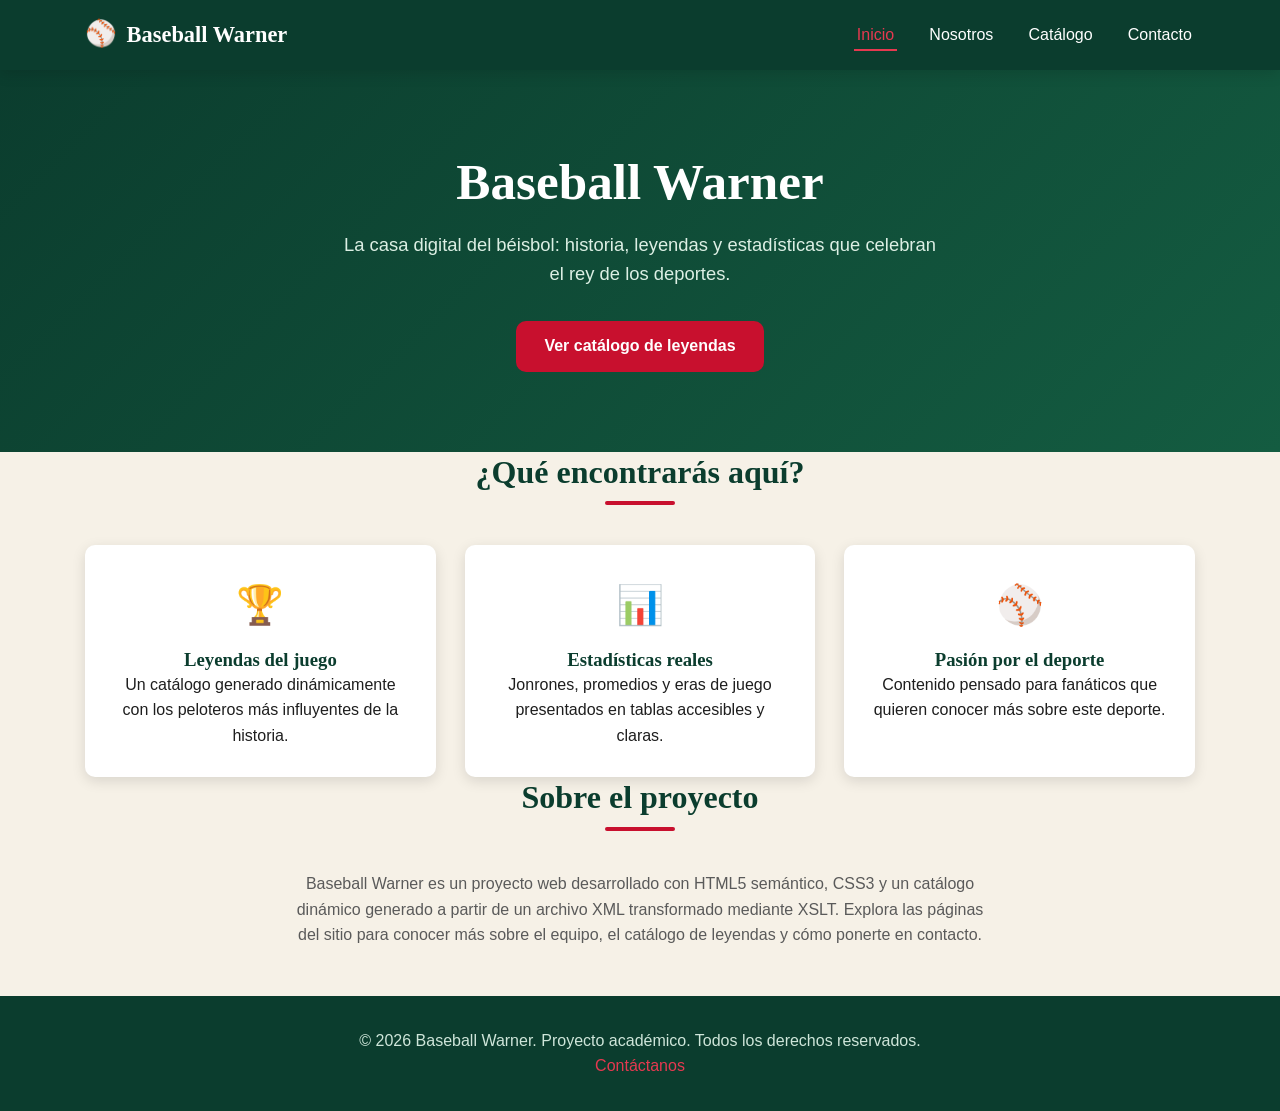
<file: index.html>
<!DOCTYPE html>
<html lang="es">
<head>
  <meta charset="UTF-8">
  <meta name="viewport" content="width=device-width, initial-scale=1.0">
  <title>Baseball Warner | Inicio</title>
  <meta name="description" content="Baseball Warner: la historia, los récords y las leyendas del béisbol en un solo sitio.">
  <link rel="stylesheet" href="styles.css">
</head>
<body>

  <header class="site-header">
    <nav class="navbar" aria-label="Navegación principal">
      <a href="index.html" class="navbar__brand">
        <span class="ball" aria-hidden="true">⚾</span> Baseball Warner
      </a>
      <button class="navbar__toggle" aria-label="Abrir menú" aria-expanded="false">☰</button>
      <ul class="navbar__menu">
        <li><a href="index.html" aria-current="page">Inicio</a></li>
        <li><a href="about.html">Nosotros</a></li>
        <li><a href="catalog.html">Catálogo</a></li>
        <li><a href="contact.html">Contacto</a></li>
      </ul>
    </nav>
  </header>

  <main>
    <section class="hero">
      <h1>Baseball Warner</h1>
      <p>La casa digital del béisbol: historia, leyendas y estadísticas que celebran el rey de los deportes.</p>
      <a href="catalog.html" class="btn">Ver catálogo de leyendas</a>
    </section>

    <section class="container">
      <h2 class="section-title">¿Qué encontrarás aquí?</h2>
      <div class="features">
        <article class="feature-card">
          <div class="icon" aria-hidden="true">🏆</div>
          <h3>Leyendas del juego</h3>
          <p>Un catálogo generado dinámicamente con los peloteros más influyentes de la historia.</p>
        </article>
        <article class="feature-card">
          <div class="icon" aria-hidden="true">📊</div>
          <h3>Estadísticas reales</h3>
          <p>Jonrones, promedios y eras de juego presentados en tablas accesibles y claras.</p>
        </article>
        <article class="feature-card">
          <div class="icon" aria-hidden="true">⚾</div>
          <h3>Pasión por el deporte</h3>
          <p>Contenido pensado para fanáticos que quieren conocer más sobre este deporte.</p>
        </article>
      </div>
    </section>

    <section class="container">
      <h2 class="section-title">Sobre el proyecto</h2>
      <p style="max-width:700px;margin:0 auto;text-align:center;color:var(--color-text-light);">
        Baseball Warner es un proyecto web desarrollado con HTML5 semántico, CSS3 y un catálogo
        dinámico generado a partir de un archivo XML transformado mediante XSLT. Explora las páginas
        del sitio para conocer más sobre el equipo, el catálogo de leyendas y cómo ponerte en contacto.
      </p>
    </section>
  </main>

  <footer class="site-footer">
    <p>&copy; 2026 Baseball Warner. Proyecto académico. Todos los derechos reservados.</p>
    <p><a href="contact.html">Contáctanos</a></p>
  </footer>

  <script src="main.js"></script>
</body>
</html>
</file>
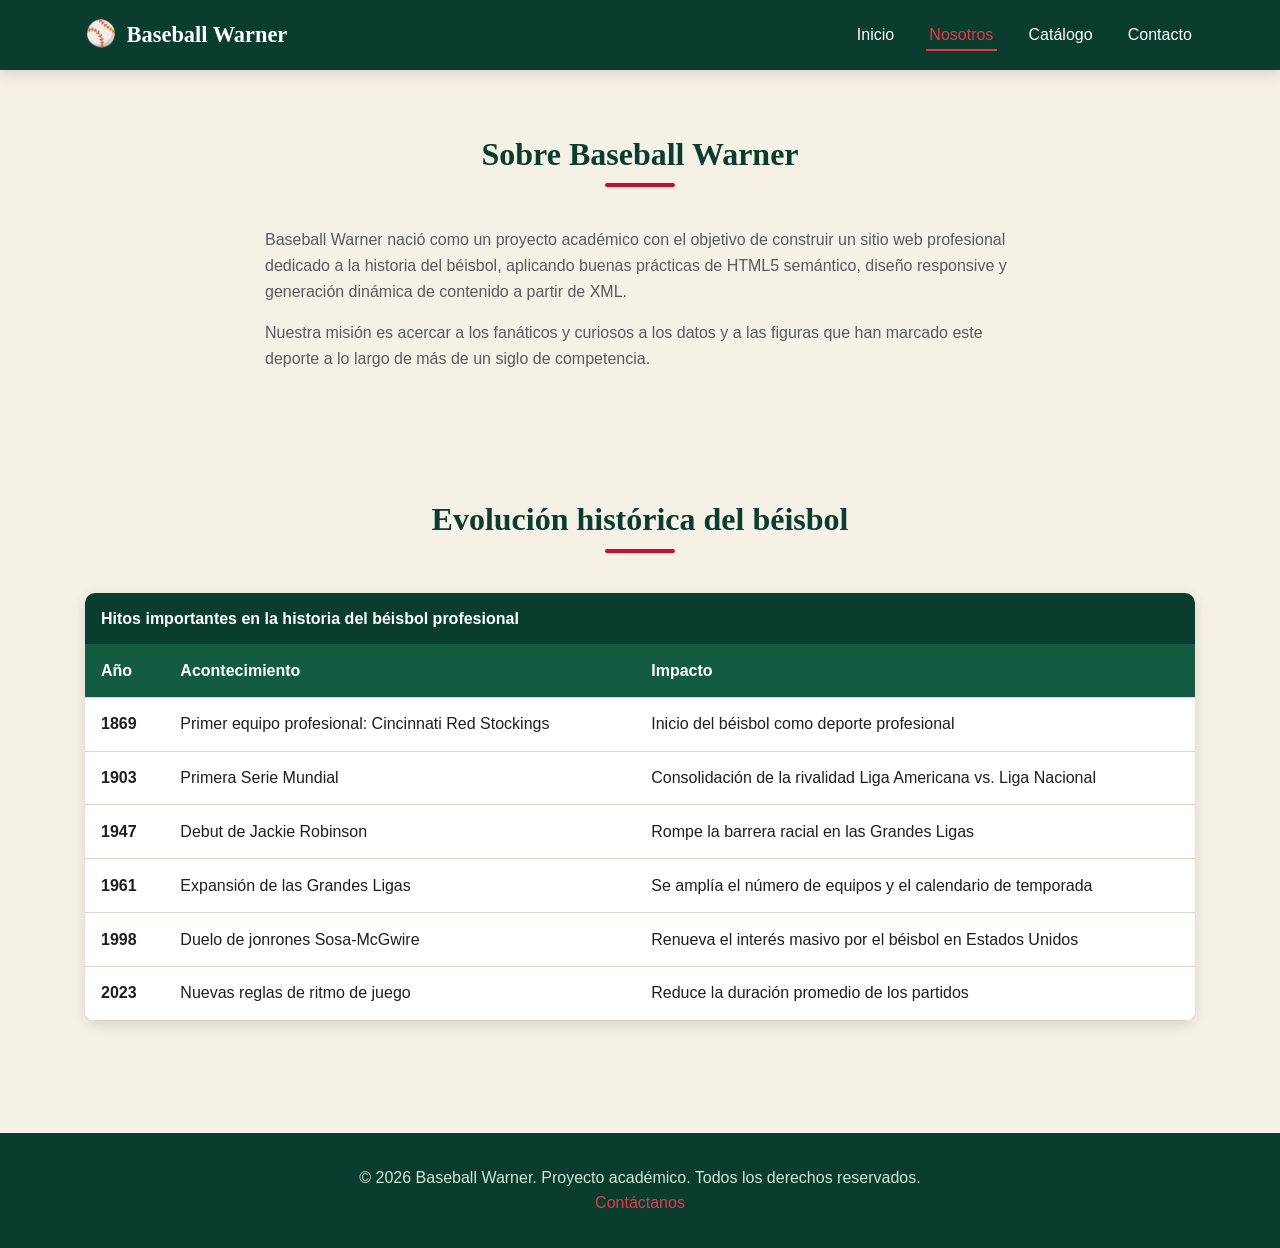
<file: about.html>
<!DOCTYPE html>
<html lang="es">
<head>
  <meta charset="UTF-8">
  <meta name="viewport" content="width=device-width, initial-scale=1.0">
  <title>Baseball Warner | Nosotros</title>
  <meta name="description" content="Conoce la misión de Baseball Warner y la evolución histórica del béisbol.">
  <link rel="stylesheet" href="styles.css">
</head>
<body>

  <header class="site-header">
    <nav class="navbar" aria-label="Navegación principal">
      <a href="index.html" class="navbar__brand">
        <span class="ball" aria-hidden="true">⚾</span> Baseball Warner
      </a>
      <button class="navbar__toggle" aria-label="Abrir menú" aria-expanded="false">☰</button>
      <ul class="navbar__menu">
        <li><a href="index.html">Inicio</a></li>
        <li><a href="about.html" aria-current="page">Nosotros</a></li>
        <li><a href="catalog.html">Catálogo</a></li>
        <li><a href="contact.html">Contacto</a></li>
      </ul>
    </nav>
  </header>

  <main class="container">
    <section>
      <h1 class="section-title">Sobre Baseball Warner</h1>
      <p style="max-width:750px;margin:0 auto 1rem;color:var(--color-text-light);">
        Baseball Warner nació como un proyecto académico con el objetivo de construir un sitio web
        profesional dedicado a la historia del béisbol, aplicando buenas prácticas de HTML5 semántico,
        diseño responsive y generación dinámica de contenido a partir de XML.
      </p>
      <p style="max-width:750px;margin:0 auto;color:var(--color-text-light);">
        Nuestra misión es acercar a los fanáticos y curiosos a los datos y a las figuras que han marcado
        este deporte a lo largo de más de un siglo de competencia.
      </p>
    </section>

    <section>
      <h2 class="section-title">Evolución histórica del béisbol</h2>
      <div class="table-wrapper">
        <table>
          <caption>Hitos importantes en la historia del béisbol profesional</caption>
          <thead>
            <tr>
              <th scope="col">Año</th>
              <th scope="col">Acontecimiento</th>
              <th scope="col">Impacto</th>
            </tr>
          </thead>
          <tbody>
            <tr>
              <th scope="row">1869</th>
              <td>Primer equipo profesional: Cincinnati Red Stockings</td>
              <td>Inicio del béisbol como deporte profesional</td>
            </tr>
            <tr>
              <th scope="row">1903</th>
              <td>Primera Serie Mundial</td>
              <td>Consolidación de la rivalidad Liga Americana vs. Liga Nacional</td>
            </tr>
            <tr>
              <th scope="row">1947</th>
              <td>Debut de Jackie Robinson</td>
              <td>Rompe la barrera racial en las Grandes Ligas</td>
            </tr>
            <tr>
              <th scope="row">1961</th>
              <td>Expansión de las Grandes Ligas</td>
              <td>Se amplía el número de equipos y el calendario de temporada</td>
            </tr>
            <tr>
              <th scope="row">1998</th>
              <td>Duelo de jonrones Sosa-McGwire</td>
              <td>Renueva el interés masivo por el béisbol en Estados Unidos</td>
            </tr>
            <tr>
              <th scope="row">2023</th>
              <td>Nuevas reglas de ritmo de juego</td>
              <td>Reduce la duración promedio de los partidos</td>
            </tr>
          </tbody>
        </table>
      </div>
    </section>
  </main>

  <footer class="site-footer">
    <p>&copy; 2026 Baseball Warner. Proyecto académico. Todos los derechos reservados.</p>
    <p><a href="contact.html">Contáctanos</a></p>
  </footer>

  <script src="main.js"></script>
</body>
</html>
</file>
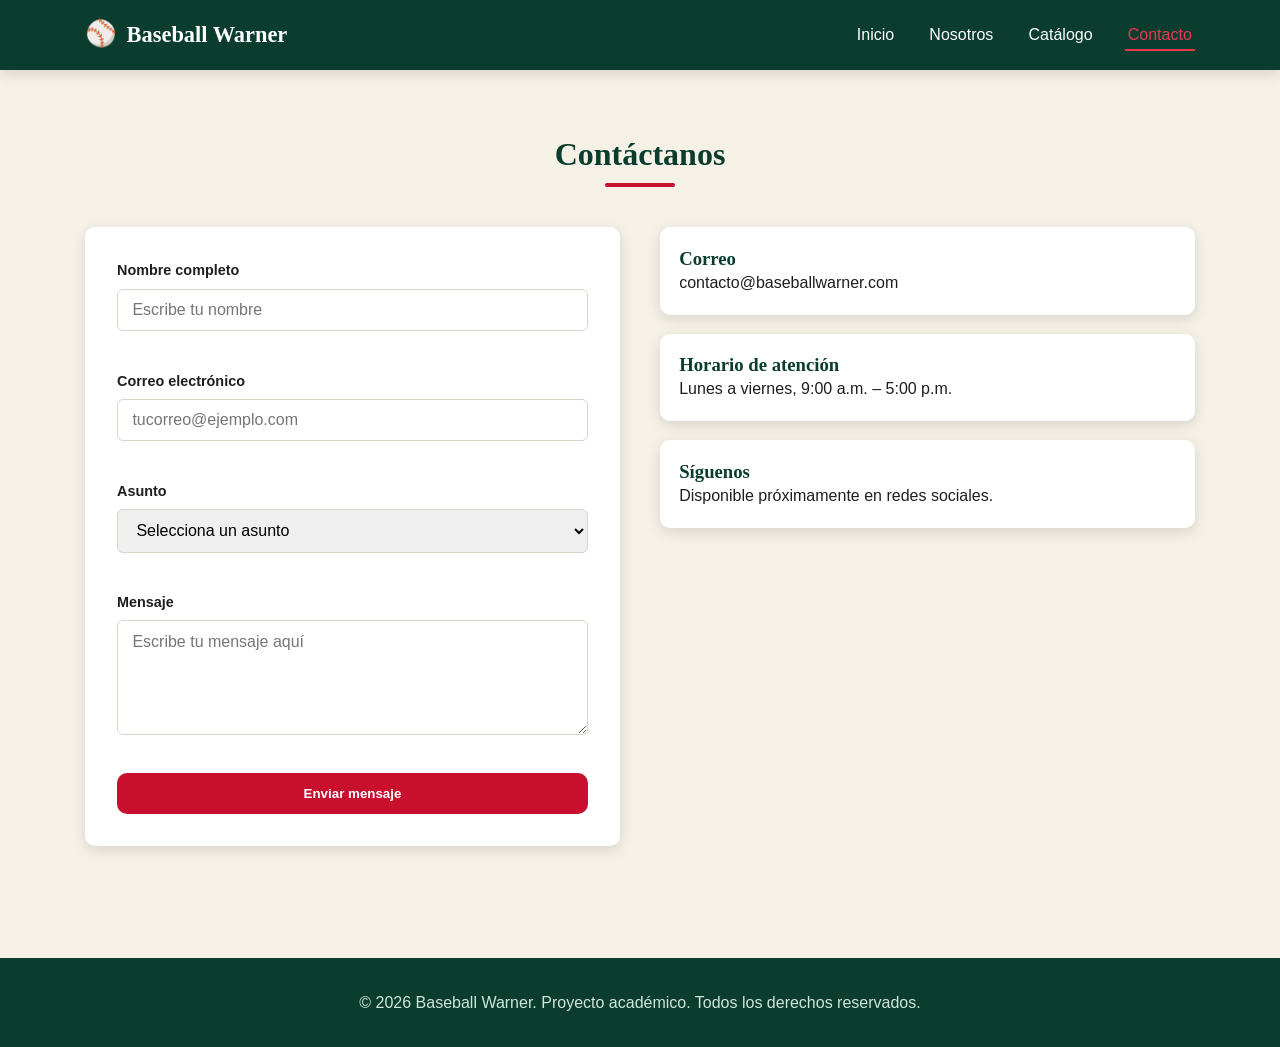
<file: contact.html>
<!DOCTYPE html>
<html lang="es">
<head>
  <meta charset="UTF-8">
  <meta name="viewport" content="width=device-width, initial-scale=1.0">
  <title>Baseball Warner | Contacto</title>
  <meta name="description" content="Ponte en contacto con el equipo de Baseball Warner.">
  <link rel="stylesheet" href="styles.css">
</head>
<body>

  <header class="site-header">
    <nav class="navbar" aria-label="Navegación principal">
      <a href="index.html" class="navbar__brand">
        <span class="ball" aria-hidden="true">⚾</span> Baseball Warner
      </a>
      <button class="navbar__toggle" aria-label="Abrir menú" aria-expanded="false">☰</button>
      <ul class="navbar__menu">
        <li><a href="index.html">Inicio</a></li>
        <li><a href="about.html">Nosotros</a></li>
        <li><a href="catalog.html">Catálogo</a></li>
        <li><a href="contact.html" aria-current="page">Contacto</a></li>
      </ul>
    </nav>
  </header>

  <main class="container">
    <section>
      <h1 class="section-title">Contáctanos</h1>
      <div class="contact-layout">

        <form id="contact-form" novalidate>
          <div class="form-status" id="form-status" role="status" aria-live="polite"></div>

          <div class="form-group">
            <label for="name">Nombre completo</label>
            <input type="text" id="name" name="name" required minlength="3" placeholder="Escribe tu nombre">
            <span class="error-message" data-error-for="name"></span>
          </div>

          <div class="form-group">
            <label for="email">Correo electrónico</label>
            <input type="email" id="email" name="email" required placeholder="tucorreo@ejemplo.com">
            <span class="error-message" data-error-for="email"></span>
          </div>

          <div class="form-group">
            <label for="subject">Asunto</label>
            <select id="subject" name="subject" required>
              <option value="">Selecciona un asunto</option>
              <option value="consulta">Consulta general</option>
              <option value="sugerencia">Sugerencia</option>
              <option value="colaboracion">Colaboración</option>
            </select>
            <span class="error-message" data-error-for="subject"></span>
          </div>

          <div class="form-group">
            <label for="message">Mensaje</label>
            <textarea id="message" name="message" rows="5" required minlength="10" placeholder="Escribe tu mensaje aquí"></textarea>
            <span class="error-message" data-error-for="message"></span>
          </div>

          <button type="submit" class="btn">Enviar mensaje</button>
        </form>

        <div class="contact-info">
          <div class="info-item">
            <h3>Correo</h3>
            <p>contacto@baseballwarner.com</p>
          </div>
          <div class="info-item">
            <h3>Horario de atención</h3>
            <p>Lunes a viernes, 9:00 a.m. – 5:00 p.m.</p>
          </div>
          <div class="info-item">
            <h3>Síguenos</h3>
            <p>Disponible próximamente en redes sociales.</p>
          </div>
        </div>

      </div>
    </section>
  </main>

  <footer class="site-footer">
    <p>&copy; 2026 Baseball Warner. Proyecto académico. Todos los derechos reservados.</p>
  </footer>

  <script src="main.js"></script>
</body>
</html>
</file>
<file: styles.css>
/* ==========================================================================
   Baseball Warner - Hoja de estilos principal
   ========================================================================== */

:root {
  --color-primary: #0b3d2e;
  --color-primary-light: #145c41;
  --color-accent: #c8102e;
  --color-accent-light: #e63950;
  --color-cream: #f6f1e7;
  --color-white: #ffffff;
  --color-text: #1e1e1e;
  --color-text-light: #5a5a5a;
  --color-border: #dcd4c2;

  --font-heading: 'Georgia', 'Times New Roman', serif;
  --font-body: 'Segoe UI', Tahoma, Verdana, sans-serif;

  --radius: 10px;
  --shadow: 0 4px 14px rgba(0, 0, 0, 0.12);
  --transition: 0.3s ease;

  --max-width: 1150px;
}

* {
  box-sizing: border-box;
  margin: 0;
  padding: 0;
}

html {
  scroll-behavior: smooth;
}

body {
  font-family: var(--font-body);
  color: var(--color-text);
  background-color: var(--color-cream);
  line-height: 1.6;
}

img {
  max-width: 100%;
  display: block;
}

a {
  color: inherit;
  text-decoration: none;
}

h1, h2, h3, h4 {
  font-family: var(--font-heading);
  color: var(--color-primary);
  line-height: 1.25;
}

ul {
  list-style: none;
}

.container {
  width: 100%;
  max-width: var(--max-width);
  margin: 0 auto;
  padding: 0 1.25rem;
}

/* ============================= HEADER / NAV ============================= */

.site-header {
  background: var(--color-primary);
  position: sticky;
  top: 0;
  z-index: 100;
  box-shadow: var(--shadow);
}

.navbar {
  display: flex;
  align-items: center;
  justify-content: space-between;
  padding: 0.9rem 1.25rem;
  max-width: var(--max-width);
  margin: 0 auto;
}

.navbar__brand {
  display: flex;
  align-items: center;
  gap: 0.6rem;
  font-family: var(--font-heading);
  font-size: 1.4rem;
  font-weight: bold;
  color: var(--color-white);
}

.navbar__brand .ball {
  font-size: 1.6rem;
  animation: spin 4s linear infinite;
}

.navbar__toggle {
  display: none;
  background: none;
  border: none;
  color: var(--color-white);
  font-size: 1.6rem;
  cursor: pointer;
}

.navbar__menu {
  display: flex;
  gap: 1.8rem;
}

.navbar__menu a {
  color: var(--color-white);
  font-weight: 500;
  padding: 0.4rem 0.2rem;
  border-bottom: 2px solid transparent;
  transition: border-color var(--transition), color var(--transition);
}

.navbar__menu a:hover,
.navbar__menu a:focus,
.navbar__menu a[aria-current="page"] {
  border-color: var(--color-accent-light);
  color: var(--color-accent-light);
}

/* =============================== HERO =================================== */

.hero {
  background: linear-gradient(135deg, var(--color-primary), var(--color-primary-light));
  color: var(--color-white);
  padding: 5rem 1.25rem;
  text-align: center;
}

.hero h1 {
  color: var(--color-white);
  font-size: clamp(2rem, 5vw, 3.2rem);
  animation: fadeInUp 0.8s ease both;
}

.hero p {
  max-width: 600px;
  margin: 1rem auto 2rem;
  font-size: 1.15rem;
  color: #dcefe4;
  animation: fadeInUp 0.8s ease 0.15s both;
}

.btn {
  display: inline-block;
  background: var(--color-accent);
  color: var(--color-white);
  padding: 0.8rem 1.8rem;
  border-radius: var(--radius);
  font-weight: 600;
  border: none;
  cursor: pointer;
  transition: transform var(--transition), background var(--transition);
  animation: fadeInUp 0.8s ease 0.3s both;
}

.btn:hover,
.btn:focus {
  background: var(--color-accent-light);
  transform: translateY(-3px);
}

/* ============================ SECTIONS =================================== */

section {
  padding: 4rem 0;
}

.section-title {
  text-align: center;
  font-size: 2rem;
  margin-bottom: 2.5rem;
  position: relative;
}

.section-title::after {
  content: "";
  display: block;
  width: 70px;
  height: 4px;
  background: var(--color-accent);
  margin: 0.6rem auto 0;
  border-radius: 4px;
}

.features {
  display: grid;
  grid-template-columns: repeat(3, 1fr);
  gap: 1.8rem;
}

.feature-card {
  background: var(--color-white);
  border-radius: var(--radius);
  padding: 1.8rem;
  text-align: center;
  box-shadow: var(--shadow);
  transition: transform var(--transition), box-shadow var(--transition);
}

.feature-card:hover {
  transform: translateY(-6px);
  box-shadow: 0 10px 24px rgba(0, 0, 0, 0.16);
}

.feature-card .icon {
  font-size: 2.4rem;
  margin-bottom: 0.8rem;
}

/* ============================ CATALOG GRID =============================== */

.catalog-grid {
  display: grid;
  grid-template-columns: repeat(auto-fit, minmax(260px, 1fr));
  gap: 1.6rem;
}

.player-card {
  background: var(--color-white);
  border-radius: var(--radius);
  padding: 1.5rem;
  box-shadow: var(--shadow);
  border-top: 4px solid var(--color-accent);
  animation: fadeInUp 0.5s ease both;
}

.player-card__header {
  display: flex;
  align-items: baseline;
  justify-content: space-between;
  gap: 0.6rem;
  flex-wrap: wrap;
  margin-bottom: 0.8rem;
  border-bottom: 1px solid var(--color-border);
  padding-bottom: 0.6rem;
}

.player-card__position {
  font-size: 0.85rem;
  color: var(--color-accent);
  font-weight: 600;
  text-transform: uppercase;
}

.player-card__stats {
  display: grid;
  grid-template-columns: 1fr 1fr;
  gap: 0.6rem 1rem;
  margin-bottom: 0.9rem;
}

.player-card__stats dt {
  font-size: 0.75rem;
  color: var(--color-text-light);
  text-transform: uppercase;
}

.player-card__stats dd {
  font-weight: 600;
}

.player-card__desc {
  font-size: 0.92rem;
  color: var(--color-text-light);
}

.catalog-status {
  text-align: center;
  color: var(--color-text-light);
  padding: 2rem 0;
}

/* ============================= TABLE ===================================== */

.table-wrapper {
  overflow-x: auto;
  border-radius: var(--radius);
  box-shadow: var(--shadow);
}

table {
  width: 100%;
  border-collapse: collapse;
  background: var(--color-white);
  min-width: 560px;
}

caption {
  text-align: left;
  font-weight: 600;
  padding: 0.8rem 1rem;
  background: var(--color-primary);
  color: var(--color-white);
}

th, td {
  padding: 0.85rem 1rem;
  text-align: left;
  border-bottom: 1px solid var(--color-border);
}

thead th {
  background: var(--color-primary-light);
  color: var(--color-white);
}

tbody tr:hover {
  background: var(--color-cream);
}

/* ========================== CONTACT FORM ================================= */

.contact-layout {
  display: grid;
  grid-template-columns: 1fr 1fr;
  gap: 2.5rem;
  align-items: start;
}

form {
  background: var(--color-white);
  padding: 2rem;
  border-radius: var(--radius);
  box-shadow: var(--shadow);
  display: flex;
  flex-direction: column;
  gap: 1.2rem;
}

.form-group {
  display: flex;
  flex-direction: column;
  gap: 0.4rem;
}

label {
  font-weight: 600;
  font-size: 0.9rem;
}

input, textarea, select {
  padding: 0.7rem 0.9rem;
  border: 1px solid var(--color-border);
  border-radius: 6px;
  font-family: inherit;
  font-size: 1rem;
  transition: border-color var(--transition), box-shadow var(--transition);
}

input:focus, textarea:focus, select:focus {
  outline: none;
  border-color: var(--color-primary-light);
  box-shadow: 0 0 0 3px rgba(20, 92, 65, 0.15);
}

input:invalid:not(:placeholder-shown),
textarea:invalid:not(:placeholder-shown) {
  border-color: var(--color-accent);
}

.error-message {
  color: var(--color-accent);
  font-size: 0.8rem;
  min-height: 1em;
}

.form-status {
  padding: 0.9rem;
  border-radius: 6px;
  display: none;
}

.form-status.success {
  display: block;
  background: #e5f5ec;
  color: var(--color-primary);
}

.contact-info {
  display: flex;
  flex-direction: column;
  gap: 1.2rem;
}

.contact-info .info-item {
  background: var(--color-white);
  padding: 1.2rem;
  border-radius: var(--radius);
  box-shadow: var(--shadow);
}

/* ============================== FOOTER ==================================== */

.site-footer {
  background: var(--color-primary);
  color: #cfe6da;
  text-align: center;
  padding: 2rem 1.25rem;
  margin-top: 3rem;
}

.site-footer a {
  color: var(--color-accent-light);
}

/* ============================= ANIMATIONS ================================= */

@keyframes fadeInUp {
  from {
    opacity: 0;
    transform: translateY(18px);
  }
  to {
    opacity: 1;
    transform: translateY(0);
  }
}

@keyframes spin {
  from { transform: rotate(0deg); }
  to { transform: rotate(360deg); }
}

/* ============================ BREAKPOINTS ================================= */

/* Escritorio grande */
@media (min-width: 901px) {
  .features {
    grid-template-columns: repeat(3, 1fr);
  }

  .contact-layout {
    grid-template-columns: 1fr 1fr;
  }
}

/* Tablet */
@media (max-width: 900px) {
  .features {
    grid-template-columns: repeat(2, 1fr);
  }

  .contact-layout {
    grid-template-columns: 1fr;
  }
}

/* Mobile */
@media (max-width: 620px) {
  .navbar__toggle {
    display: block;
  }

  .navbar__menu {
    position: absolute;
    top: 100%;
    left: 0;
    right: 0;
    background: var(--color-primary);
    flex-direction: column;
    gap: 0;
    max-height: 0;
    overflow: hidden;
    transition: max-height var(--transition);
  }

  .navbar__menu.is-open {
    max-height: 300px;
  }

  .navbar__menu a {
    padding: 1rem 1.25rem;
    display: block;
    border-bottom: 1px solid rgba(255,255,255,0.08);
  }

  .features {
    grid-template-columns: 1fr;
  }

  .hero {
    padding: 3.5rem 1.25rem;
  }
}
</file>
